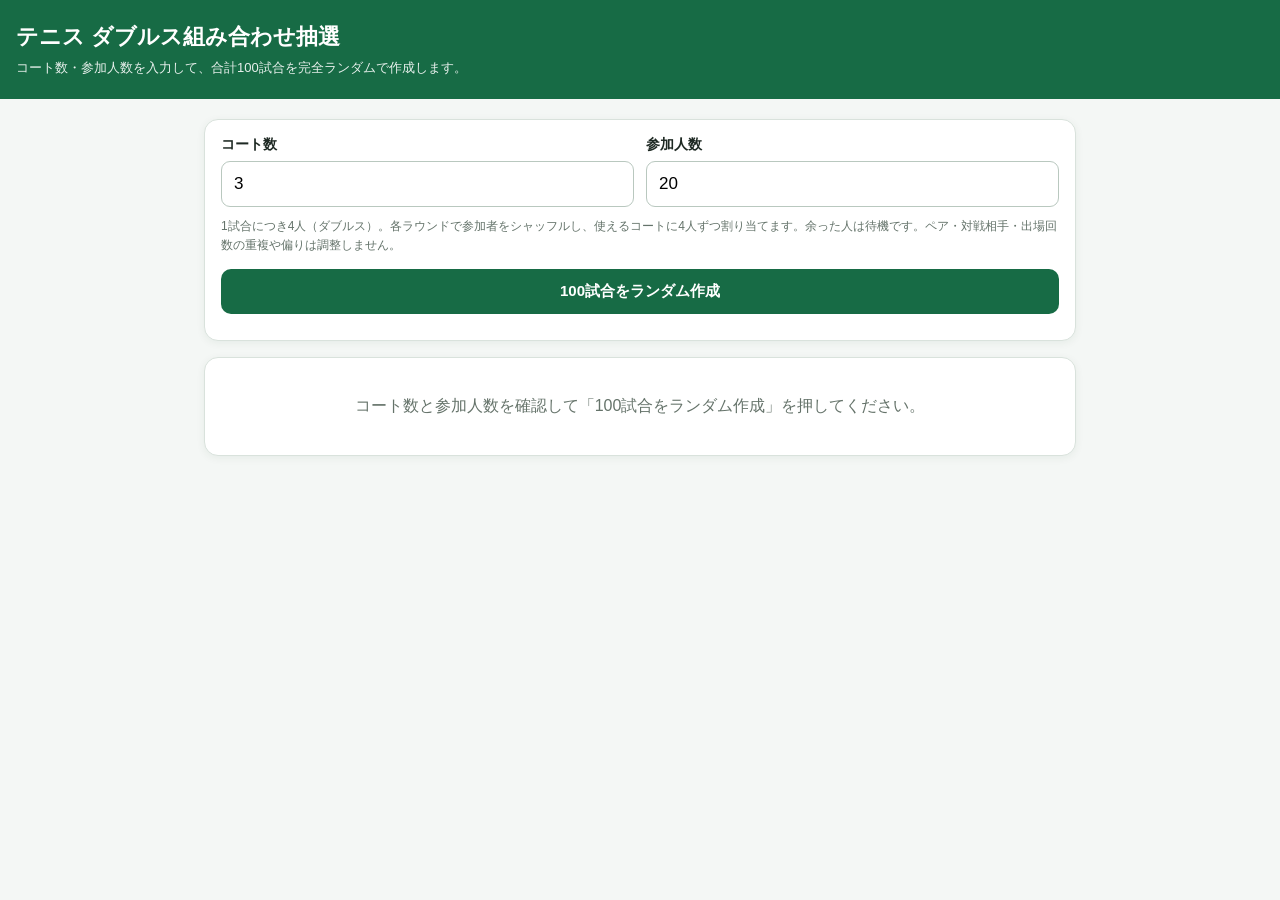
<file: Index.html>
<!doctype html>
<html lang="ja">
<head>
<meta charset="utf-8">
<meta name="viewport" content="width=device-width, initial-scale=1">
<title>テニス ダブルス組み合わせ抽選</title>
<style>
  :root { color-scheme: light; --green:#176b45; --line:#d9e2dc; --bg:#f4f7f5; }
  * { box-sizing:border-box; }
  body { margin:0; font-family:-apple-system,BlinkMacSystemFont,"Segoe UI",sans-serif; background:var(--bg); color:#1e2923; }
  header { background:#176b45; color:white; padding:22px 16px; }
  header h1 { margin:0; font-size:22px; }
  header p { margin:7px 0 0; font-size:13px; opacity:.9; }
  main { max-width:900px; margin:20px auto; padding:0 14px 40px; }
  .panel { background:white; border:1px solid var(--line); border-radius:14px; padding:16px; margin-bottom:16px; box-shadow:0 2px 8px #173b2410; }
  .fields { display:grid; grid-template-columns:repeat(2,minmax(0,1fr)); gap:12px; }
  label { display:block; font-size:14px; font-weight:650; }
  input { width:100%; margin-top:7px; padding:12px; border:1px solid #b9c8bf; border-radius:9px; font-size:17px; }
  .hint { font-size:12px; color:#64736a; margin:10px 0 0; line-height:1.6; }
  button { border:0; border-radius:10px; padding:13px 18px; font-size:15px; font-weight:700; cursor:pointer; }
  .primary { background:var(--green); color:white; width:100%; margin-top:14px; }
  .secondary { background:#e8f0eb; color:#145638; }
  .toolbar { display:flex; gap:10px; flex-wrap:wrap; align-items:center; justify-content:space-between; }
  .summary { display:flex; gap:10px; flex-wrap:wrap; margin:12px 0 0; }
  .stat { background:#f0f5f1; border-radius:9px; padding:10px 13px; min-width:100px; }
  .stat small { display:block; color:#64736a; font-size:11px; }
  .stat strong { font-size:20px; }
  .round { margin-top:16px; }
  .round h3 { margin:0 0 9px; font-size:16px; }
  .match { border:1px solid var(--line); border-radius:11px; padding:12px; margin:8px 0; }
  .match-head { display:flex; justify-content:space-between; gap:8px; align-items:center; margin-bottom:10px; font-size:13px; color:#526258; }
  .court { font-weight:750; color:#176b45; }
  .teams { display:grid; grid-template-columns:1fr auto 1fr; gap:9px; align-items:center; }
  .team { background:#f3f7f4; border-radius:8px; padding:11px 8px; text-align:center; font-weight:700; }
  .vs { color:#78857d; font-size:12px; font-weight:700; }
  .waiting { margin-top:9px; font-size:12px; color:#5d6c62; line-height:1.6; }
  .empty { color:#65736a; text-align:center; padding:22px 8px; }
  @media(max-width:520px) { .fields { grid-template-columns:1fr; } header h1 {font-size:19px;} .team {font-size:14px;} }
  @media print {
    body { background:white; }
    header { background:white; color:black; padding:0 0 12px; }
    main { max-width:none; margin:0; padding:0; }
    .panel:first-child, .toolbar button { display:none !important; }
    .panel { box-shadow:none; border:0; padding:0; }
    .match { break-inside:avoid; }
  }
</style>
</head>
<body>
<header>
  <h1>テニス ダブルス組み合わせ抽選</h1>
  <p>コート数・参加人数を入力して、合計100試合を完全ランダムで作成します。</p>
</header>
<main>
  <section class="panel">
    <div class="fields">
      <label>コート数
        <input id="courts" type="number" min="1" max="30" value="3">
      </label>
      <label>参加人数
        <input id="players" type="number" min="4" max="200" value="20">
      </label>
    </div>
    <p class="hint">1試合につき4人（ダブルス）。各ラウンドで参加者をシャッフルし、使えるコートに4人ずつ割り当てます。余った人は待機です。ペア・対戦相手・出場回数の重複や偏りは調整しません。</p>
    <button class="primary" id="generate">100試合をランダム作成</button>
    <p class="hint" id="error" role="alert" style="color:#b42318"></p>
  </section>
  <section class="panel" id="results">
    <div class="empty">コート数と参加人数を確認して「100試合をランダム作成」を押してください。</div>
  </section>
</main>
<script>
(() => {
  const $ = id => document.getElementById(id);
  const TOTAL = 100;
  function shuffle(a) {
    for (let i = a.length - 1; i > 0; i--) {
      const j = Math.floor(Math.random() * (i + 1));
      [a[i], a[j]] = [a[j], a[i]];
    }
    return a;
  }
  function make() {
    const courts = Number($('courts').value);
    const count = Number($('players').value);
    $('error').textContent = '';
    if (!Number.isInteger(courts) || courts < 1 || courts > 30) {
      $('error').textContent = 'コート数は1〜30の整数で入力してください。'; return;
    }
    if (!Number.isInteger(count) || count < 4 || count > 200) {
      $('error').textContent = '参加人数は4〜200人の整数で入力してください。'; return;
    }
    const perRound = Math.min(courts, Math.floor(count / 4));
    const rounds = Math.ceil(TOTAL / perRound);
    const players = Array.from({length:count}, (_,i)=>i+1);
    let matchNo = 0;
    let out = `<div class="toolbar"><div><strong>抽選結果</strong><div class="hint">合計${TOTAL}試合・${rounds}ラウンド（1ラウンド最大${perRound}試合）</div></div><div><button class="secondary" id="again">再抽選</button> <button class="secondary" id="print">印刷</button></div></div>`;
    out += `<div class="summary"><div class="stat"><small>コート数</small><strong>${courts}</strong></div><div class="stat"><small>参加人数</small><strong>${count}</strong></div><div class="stat"><small>1ラウンドの試合数</small><strong>${perRound}</strong></div><div class="stat"><small>合計試合数</small><strong>${TOTAL}</strong></div></div>`;
    for (let r=1; r<=rounds; r++) {
      const remaining = TOTAL - matchNo;
      const thisRound = Math.min(perRound, remaining);
      const shuffled = shuffle(players.slice());
      const playing = thisRound * 4;
      const waiting = shuffled.slice(playing);
      out += `<div class="round"><h3>第${r}ラウンド</h3>`;
      for (let c=1; c<=thisRound; c++) {
        const p = shuffled.slice((c-1)*4, c*4);
        matchNo++;
        out += `<div class="match"><div class="match-head"><span>第${matchNo}試合</span><span class="court">コート${c}</span></div><div class="teams"><div class="team">${p[0]}番 ・ ${p[1]}番</div><div class="vs">VS</div><div class="team">${p[2]}番 ・ ${p[3]}番</div></div></div>`;
      }
      out += `<div class="waiting">待機：${waiting.length ? waiting.map(n=>n+'番').join('、') : 'なし'}</div></div>`;
    }
    $('results').innerHTML = out;
    $('again').addEventListener('click', make);
    $('print').addEventListener('click', () => window.print());
    $('results').scrollIntoView({behavior:'smooth', block:'start'});
  }
  $('generate').addEventListener('click', make);
})();
</script>
</body>
</html>
</file>
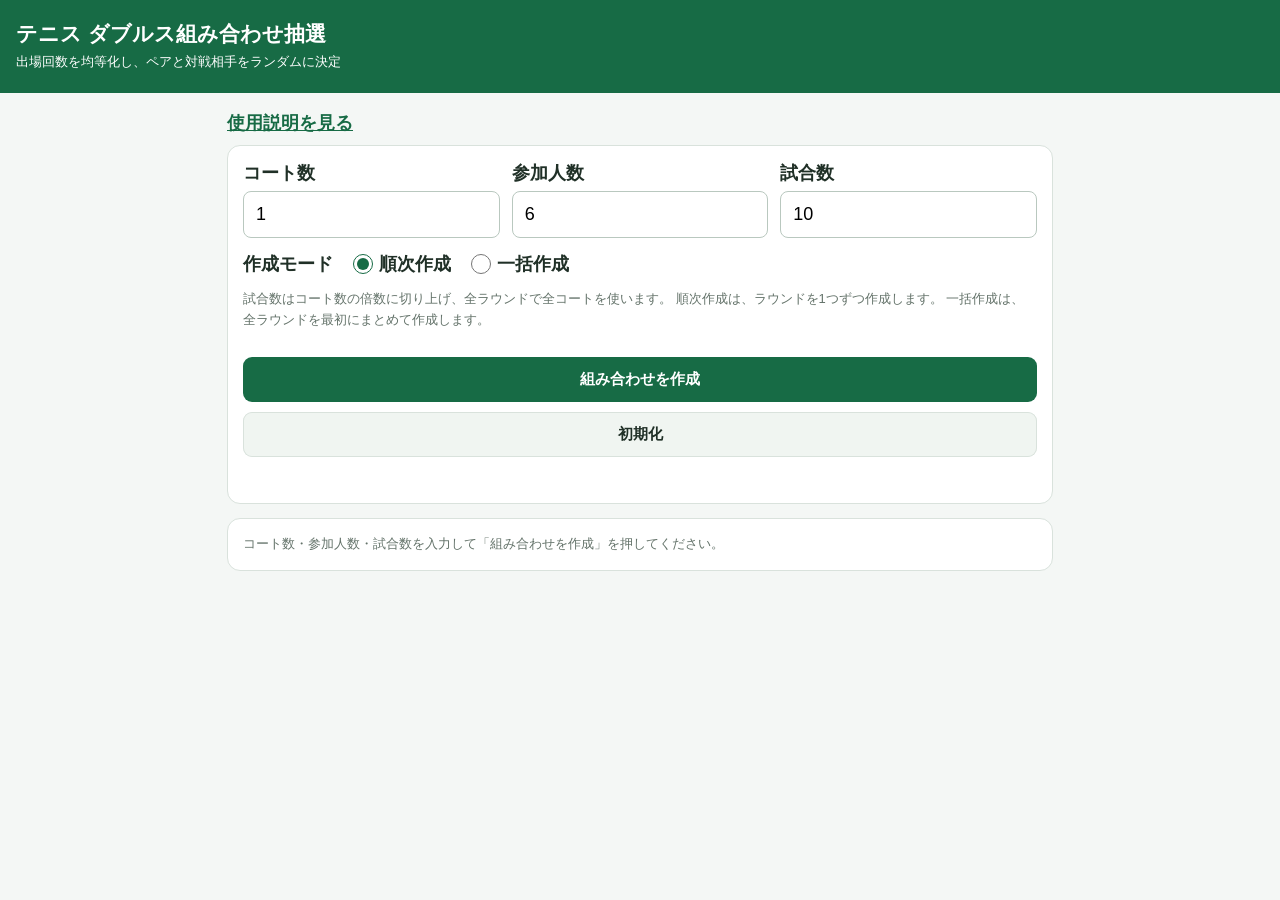
<file: index.html>
<!doctype html>
<html lang="ja">
<head>
  <meta charset="utf-8">
  <meta name="viewport" content="width=device-width, initial-scale=1">
  <title>テニス ダブルス組み合わせ抽選</title>
  <link rel="stylesheet" href="style.css">
</head>

<body>
  <header>
    <h1>テニス ダブルス組み合わせ抽選</h1>
    <p class="hint">出場回数を均等化し、ペアと対戦相手をランダムに決定</p>
  </header>

  <main>
    <p class="help-link"><a href="help.html" target="_blank" rel="noopener">使用説明を見る</a></p>

    <section class="panel">
      <div class="fields">
        <label>コート数
          <input id="courts" type="number" min="1" max="30" value="1" inputmode="numeric">
        </label>
        <label>参加人数
          <input id="players" type="number" min="4" max="200" value="6" inputmode="numeric">
        </label>
        <label>試合数
          <input id="totalMatches" type="number" min="1" max="1000" value="10" inputmode="numeric">
        </label>
      </div>
      <div class="mode" role="radiogroup" aria-label="作成モード">
        <span class="mode-title">作成モード</span>
        <label class="mode-option"><input type="radio" name="mode" value="seq" checked> 順次作成</label>
        <label class="mode-option"><input type="radio" name="mode" value="bulk"> 一括作成</label>
      </div>
      <p class="hint">
        試合数はコート数の倍数に切り上げ、全ラウンドで全コートを使います。
        順次作成は、ラウンドを1つずつ作成します。
        一括作成は、全ラウンドを最初にまとめて作成します。
      </p>
      <button class="primary" id="generate" type="button">組み合わせを作成</button>
      <button class="soft reset" id="reset" type="button">初期化</button>
      <p id="error" class="hint error" role="alert"></p>
    </section>

    <section class="panel" id="results">
      <div class="hint">コート数・参加人数・試合数を入力して「組み合わせを作成」を押してください。</div>
    </section>
  </main>

  <!-- 右下に浮かぶ移動ボタン（抽選結果があるときだけ表示） -->
  <div class="fab" id="fab" hidden>
    <button type="button" id="toTop" aria-label="一番上へ移動" title="一番上へ">▲</button>
    <button type="button" id="toBottom" aria-label="一番下へ移動" title="一番下へ">▼</button>
  </div>

  <dialog id="resetDialog" aria-labelledby="resetText">
    <p id="resetText" class="dialog-text">入力した内容と抽選結果をすべて消して、初期画面に戻します。よろしいですか？</p>
    <div class="dialog-actions">
      <button class="soft" id="resetCancel" type="button">キャンセル</button>
      <button class="primary" id="resetOk" type="button">OK</button>
    </div>
  </dialog>

  <script>
  (() => {
    'use strict';

    const $ = id => document.getElementById(id);
    let session = null;        // { courts, n, totalRounds, rounds: [], mode: 'bulk' | 'seq', requested }
    let matchByNo = new Map(); // 試合番号 → 試合
    const initialResults = $('results').innerHTML; // 初期画面の結果エリア（初期化で戻す）

    /* ---------- ユーティリティ ---------- */
    function shuffle(array) {
      const a = array.slice();
      for (let i = a.length - 1; i > 0; i--) {
        const j = Math.floor(Math.random() * (i + 1));
        [a[i], a[j]] = [a[j], a[i]];
      }
      return a;
    }

    // 範囲は入力欄の min / max（HTML側）を使う
    function readInt(id, label) {
      const el = $(id);
      const min = Number(el.min), max = Number(el.max), value = Number(el.value);
      if (!Number.isInteger(value) || value < min || value > max) {
        throw new Error(label + 'は' + min + '〜' + max + 'で入力してください。');
      }
      return value;
    }

    /* ---------- 抽選ロジック ---------- */

    function newStats(n) {
      return {
        played: Array(n + 1).fill(0),                 // 出場回数
        partner: new Uint16Array((n + 1) * (n + 1)),  // ペアになった回数
        at: (a, b) => (a < b ? a * (n + 1) + b : b * (n + 1) + a)
      };
    }

    // 試合のリストを実績に加える
    function countMatches(stats, matches) {
      const { played, partner, at } = stats;
      matches.forEach(m => {
        const [a, b] = m.teamA, [c, d] = m.teamB;
        [a, b, c, d].forEach(p => played[p]++);
        partner[at(a, b)]++;
        partner[at(c, d)]++;
      });
    }

    // 順次作成の実績：完了にチェックが入っている試合に加え、
    // 直前のラウンドは進行中として全試合を出場済みに数える
    // （未完了でも次を作ったときに、同じ人が続けて選ばれないようにするため）
    function collectStats(n) {
      const lastRound = session.rounds[session.rounds.length - 1];
      const counted = new Set(lastRound ? lastRound.matches.map(m => m.no) : []);
      document.querySelectorAll('.match-check:checked').forEach(x => counted.add(Number(x.dataset.match)));

      const stats = newStats(n);
      countMatches(stats, [...counted].map(no => matchByNo.get(no)));
      return stats;
    }

    // 1ラウンド分を作る（実績 stats をもとに選出と並べ替え）
    function createRound(stats, courts, n, roundIndex) {
      const { played, partner, at } = stats;
      const ids = Array.from({ length: n }, (_, i) => i + 1);

      // 並べ方の悪さ：同じペアになった回数の合計（対戦相手の重複は見ない）
      function cost(arr) {
        let c = 0;
        for (let i = 0; i < arr.length; i += 4) {
          c += partner[at(arr[i], arr[i + 1])] + partner[at(arr[i + 2], arr[i + 3])];
        }
        return c;
      }

      // 出場回数が同じ人同士だけを入れ替えて並べる（回数の順序は崩さない）
      function shuffleTies(arr) {
        const out = [];
        for (let i = 0; i < arr.length; ) {
          let j = i;
          while (j < arr.length && played[arr[j]] === played[arr[i]]) j++;
          out.push(...shuffle(arr.slice(i, j)));
          i = j;
        }
        return out;
      }

      // 出場回数が少ない順に必要人数を選ぶ。
      //   ・境目より回数の少ない人は全員出場（sure）
      //   ・境目と同じ回数の人（pool）は、その中から不足分を選ぶ。
      //     誰を選ぶかは待機の有無ではなく、同じペアが重ならないことで決める
      const need = courts * 4;
      const order = shuffle(ids).sort((a, b) => played[a] - played[b]);
      const cut = played[order[need - 1]];
      const sure = order.filter(p => played[p] < cut);
      const pool = order.filter(p => played[p] === cut);
      const take = need - sure.length;

      function build() {
        const sh = shuffle(pool);
        return { arr: shuffleTies([...sure, ...sh.slice(0, take)]), spare: sh.slice(take) };
      }

      // ランダム抽選＋山登りで、同じペアの少ない「選び方・並べ方」を探す
      let cur = build();
      let curCost = cost(cur.arr);

      for (let t = 0; t < 200 && curCost > 0; t++) {
        const cand = build();
        const c = cost(cand.arr);
        if (c < curCost) { cur = cand; curCost = c; }
      }

      const { arr, spare } = cur;
      for (let t = 0; t < 400 && curCost > 0; t++) {
        const i = Math.floor(Math.random() * arr.length);
        if (spare.length && played[arr[i]] === cut && Math.random() < 0.5) {
          // 出場者と、同じ回数の待機候補を入れ替える
          const k = Math.floor(Math.random() * spare.length);
          [arr[i], spare[k]] = [spare[k], arr[i]];
          const c = cost(arr);
          if (c <= curCost) curCost = c;
          else [arr[i], spare[k]] = [spare[k], arr[i]];
        } else {
          // 出場者同士で、同じ回数の人を入れ替える
          const j = Math.floor(Math.random() * arr.length);
          if (i === j || played[arr[i]] !== played[arr[j]]) continue;
          [arr[i], arr[j]] = [arr[j], arr[i]];
          const c = cost(arr);
          if (c <= curCost) curCost = c;
          else [arr[i], arr[j]] = [arr[j], arr[i]];
        }
      }

      // 回数が少ない人から順に、先頭の試合・左のチームの先頭へ詰める
      //   1試合目 = [A1・A2 vs B1・B2]、2試合目 = …
      const chosenSet = new Set(arr);
      const matches = [];
      for (let c = 0; c < courts; c++) {
        const [a, b, x, y] = arr.slice(c * 4, c * 4 + 4);
        matches.push({ no: roundIndex * courts + c + 1, court: c + 1, teamA: [a, b], teamB: [x, y] });
      }
      return { matches, waiting: ids.filter(x => !chosenSet.has(x)) };
    }

    // 一括作成：全ラウンドを、作成済みのラウンドをすべて実績として数えながら順に作る。
    // existing（作成済みのラウンド）があるときは、その続きのラウンドだけを作って返す。
    // 何通りか作り直して、同じペアの重複が最も少ない組み合わせを採用する
    // （入力が大きいときは時間で打ち切り、最低1通りは必ず作る）
    function buildAll(courts, n, totalRounds, existing = []) {
      const pairRepeats = partner => partner.reduce((t, v) => t + (v > 1 ? v - 1 : 0), 0);
      const base = existing.flatMap(r => r.matches);
      const started = performance.now();
      let best = null, bestScore = Infinity;

      for (let attempt = 0; attempt < 20; attempt++) {
        const stats = newStats(n);
        countMatches(stats, base);
        const rounds = [];
        for (let r = existing.length; r < totalRounds; r++) {
          const round = createRound(stats, courts, n, r);
          rounds.push(round);
          countMatches(stats, round.matches);
        }
        const score = pairRepeats(stats.partner);
        if (score < bestScore) { best = rounds; bestScore = score; }
        if (bestScore === 0 || performance.now() - started > 400) break;
      }
      return best;
    }

    /* ---------- 描画 ---------- */
    const pairText = pair => pair[0] + '・' + pair[1];

    function renderMatch(m) {
      return `
        <div class="match" id="match-${m.no}" role="button" tabindex="0" aria-pressed="false">
          <div class="match-head"><span>第${m.no}試合</span><b>コート${m.court}</b></div>
          <div class="teams">
            <div class="team">${pairText(m.teamA)}</div>
            <div class="vs">VS</div>
            <div class="team">${pairText(m.teamB)}</div>
          </div>
          <div class="match-bottom">
            <span class="tap-hint">タッチで完了</span>
            <span class="done-badge">✔ 完了（もう一度タッチで取消）</span>
            <input type="checkbox" class="match-check" data-match="${m.no}" hidden>
          </div>
        </div>`;
    }

    /* ---------- 状態の保存・復元 ----------
       抽選結果・入力値・完了状況を URL の # 以降に保存する。
       更新（再読み込み）しても同じ画面に戻り、URL を保存・共有すれば同じ結果を開ける。
       形式：#s=コート数/人数/モード(s=順次,b=一括)/入力試合数/ラウンド（~区切り）&done=完了した試合番号（,区切り）
             ラウンドは試合（,区切り）、試合は「A1-A2.B1-B2」 */
    function encodeState(done) {
      const rounds = session.rounds
        .map(r => r.matches.map(m => m.teamA.join('-') + '.' + m.teamB.join('-')).join(','))
        .join('~');
      return '#s=' + [session.courts, session.n, session.mode === 'bulk' ? 'b' : 's', session.requested, rounds].join('/') +
        (done.length ? '&done=' + done.join(',') : '');
    }

    // 入力欄の min / max の範囲内か
    function inRange(id, value) {
      const el = $(id);
      return Number.isInteger(value) && value >= Number(el.min) && value <= Number(el.max);
    }

    // 不正な値なら null を返す（初期画面のままにする）
    function decodeState(hash) {
      const m = /^#s=(\d+)\/(\d+)\/([sb])\/(\d+)\/([\d.,~-]+)(?:&done=([\d,]*))?$/.exec(hash);
      if (!m) return null;
      const courts = Number(m[1]), n = Number(m[2]), requested = Number(m[4]);
      const mode = m[3] === 'b' ? 'bulk' : 'seq';
      if (!inRange('courts', courts) || !inRange('players', n) || !inRange('totalMatches', requested)) return null;
      if (n < courts * 4) return null;

      const totalRounds = Math.ceil(requested / courts);
      const rounds = [];
      for (const text of m[5].split('~')) {
        const matches = text.split(',').map((t, c) => {
          const teams = t.split('.').map(x => x.split('-').map(Number));
          return { no: rounds.length * courts + c + 1, court: c + 1, teamA: teams[0], teamB: teams[1] };
        });
        const ids = matches.flatMap(x => x.teamA && x.teamB ? [...x.teamA, ...x.teamB] : [NaN]);
        const valid = matches.length === courts && ids.length === courts * 4 &&
          matches.every(x => x.teamA.length === 2 && x.teamB.length === 2) &&
          new Set(ids).size === ids.length &&
          ids.every(x => Number.isInteger(x) && x >= 1 && x <= n);
        if (!valid) return null;

        const used = new Set(ids);
        rounds.push({ matches, waiting: Array.from({ length: n }, (_, i) => i + 1).filter(x => !used.has(x)) });
      }
      // 作成済みのラウンド数は、総ラウンド数以下（一括作成は全ラウンドが揃っている）
      if (rounds.length > totalRounds || (mode === 'bulk' && rounds.length !== totalRounds)) return null;

      const done = m[6] ? m[6].split(',').map(Number) : [];
      if (done.some(no => !Number.isInteger(no) || no < 1 || no > rounds.length * courts)) return null;
      return { courts, n, mode, requested, totalRounds, rounds, done };
    }

    // 保存した状態を画面に戻す
    function restoreState(state) {
      const { courts, n, mode, requested, totalRounds, rounds, done } = state;
      $('courts').value = courts;
      $('players').value = n;
      $('totalMatches').value = requested;
      document.querySelector('input[name="mode"][value="' + mode + '"]').checked = true;

      session = { courts, n, totalRounds, rounds: [], mode, requested };
      matchByNo = new Map();
      renderResults(requested);
      showAllRounds(rounds);

      const doneSet = new Set(done);
      document.querySelectorAll('.match-check').forEach(x => { x.checked = doneSet.has(Number(x.dataset.match)); });
      updateProgress();
    }

    function renderRound(round, index) {
      const waiting = round.waiting.length
        ? round.waiting.map(x => x + '番').join('、')
        : 'なし';
      return `
        <div class="round" id="round-${index + 1}">
          <b>🎾第${index + 1}ラウンド</b>
          ${round.matches.map(renderMatch).join('')}
          <div class="waiting">待機：${waiting}</div>
        </div>`;
    }

    function renderCountTable(n) {
      const rows = Array.from({ length: n }, (_, i) => `
          <tr>
            <td>${i + 1}番</td>
            <td class="done-cell" id="done-count-${i + 1}">0回</td>
          </tr>`).join('');
      return `
        <div class="round">
          <b class="count-title">参加者別 試合数</b>
          <table>
            <thead><tr><th>参加者番号</th><th>完了試合数</th></tr></thead>
            <tbody>${rows}</tbody>
          </table>
        </div>`;
    }

    // 移動ボタンの表示／非表示（ボタンに隠れないよう、下の余白も切り替える）
    function showFab(visible) {
      $('fab').hidden = !visible;
      document.body.classList.toggle('has-fab', visible);
    }

    function renderResults(requested) {
      const { courts, n, totalRounds } = session;
      const total = totalRounds * courts;
      showFab(true);
      $('results').innerHTML = `
        <b>抽選結果：${totalRounds}ラウンド・合計${total}試合</b>
        ${requested !== total
          ? `<p class="hint">入力された${requested}試合を、全コートを使い切る${total}試合（${totalRounds}ラウンド）に調整しました。</p>`
          : ''}
        <div class="stats">
          <div class="stat"><small>コート数</small><b>${courts}</b></div>
          <div class="stat"><small>参加人数</small><b>${n}</b></div>
          <div class="stat"><small>合計試合数</small><b>${total}</b></div>
          <div class="stat"><small>作成済みラウンド</small><b id="createdRounds">0</b></div>
          <div class="stat"><small>完了試合数</small><b id="doneCount">0</b></div>
        </div>
        <label class="all-check-label">
          <input type="checkbox" id="checkAll"> 作成済みの全ラウンドを一括で完了にする
        </label>
        <div id="rounds"></div>
        <div class="next-area" id="nextArea"></div>
        ${renderCountTable(n)}`;
    }

    // ラウンドを1つ作って末尾に追加する
    function addRound() {
      const { courts, n } = session;
      const index = session.rounds.length;
      const round = createRound(collectStats(n), courts, n, index);

      session.rounds.push(round);
      round.matches.forEach(m => matchByNo.set(m.no, m));
      $('rounds').insertAdjacentHTML('beforeend', renderRound(round, index));
      $('createdRounds').textContent = session.rounds.length;
      updateProgress();
      return index + 1;
    }

    // 一括作成：作成済みの全ラウンドをまとめて表示する
    function showAllRounds(rounds) {
      session.rounds = rounds;
      rounds.forEach(r => r.matches.forEach(m => matchByNo.set(m.no, m)));
      $('rounds').innerHTML = rounds.map(renderRound).join('');
      $('createdRounds').textContent = rounds.length;
      updateProgress();
    }

    // 「次のラウンドを作成」ボタン：直前のラウンドが未完了でも押せる
    function updateNextArea(lastDone) {
      const created = session.rounds.length;
      if (created >= session.totalRounds) {
        $('nextArea').innerHTML = '<p class="hint">全ラウンドを作成しました。</p>';
        return;
      }
      $('nextArea').innerHTML = `
        <button class="primary" data-action="next" type="button">
          第${created + 1}ラウンドを作成
        </button>
        <p class="hint">${lastDone
          ? '完了試合数の実績をもとに、出場回数が均等になるよう組みます。'
          : '第' + created + 'ラウンドに未完了の試合があります。作成すると、第' + created + 'ラウンドは出場済みとして扱います。'}</p>`;
    }

    function updateProgress() {
      const checks = [...document.querySelectorAll('.match-check')];
      const checked = checks.filter(x => x.checked);
      const doneNos = new Set(checked.map(x => Number(x.dataset.match)));
      $('doneCount').textContent = checked.length;

      // 一括チェック：全試合完了ならON、一部だけなら中間表示
      const all = $('checkAll');
      all.checked = checks.length > 0 && checked.length === checks.length;
      all.indeterminate = checked.length > 0 && checked.length < checks.length;
      checks.forEach(x => {
        const card = $('match-' + x.dataset.match);
        card.classList.toggle('done', x.checked);
        card.setAttribute('aria-pressed', x.checked);
      });

      // 参加者別の完了試合数：チェック状態から毎回数え直す（外せば自動で減算）
      const tally = Array(session.n + 1).fill(0);
      doneNos.forEach(no => {
        const m = matchByNo.get(no);
        [...m.teamA, ...m.teamB].forEach(p => tally[p]++);
      });
      for (let i = 1; i <= session.n; i++) {
        $('done-count-' + i).textContent = tally[i] + '回';
      }

      // 更新しても同じ画面に戻れるよう、状態を URL に保存する
      history.replaceState(null, '', location.pathname + location.search +
        encodeState([...doneNos].sort((a, b) => a - b)));

      // 最後に作ったラウンドが全て完了か
      const last = session.rounds[session.rounds.length - 1];
      updateNextArea(last.matches.every(m => doneNos.has(m.no)));
    }

    // すべての試合が完了したあとに試合数が増えたとき、作成済みの内容を残して続きのラウンドを作る
    //   順次作成：次のラウンドを1つ作る　／　一括作成：増えた分のラウンドをまとめて作る
    function continueRounds(requested) {
      const { courts, n, mode } = session;
      const old = session.rounds;
      const doneMax = old.length * courts; // これまでの試合はすべて完了済み

      disarm();
      session.totalRounds = Math.ceil(requested / courts);
      session.requested = requested;
      const all = mode === 'bulk' ? old.concat(buildAll(courts, n, session.totalRounds, old)) : old;

      renderResults(requested);
      showAllRounds(all);
      document.querySelectorAll('.match-check').forEach(x => { x.checked = Number(x.dataset.match) <= doneMax; });
      updateProgress();

      const first = mode === 'bulk' ? old.length + 1 : addRound();
      $('round-' + first).scrollIntoView({ behavior: 'smooth' });
    }

    /* ---------- 実行 ---------- */
    // 作り直しの確認：confirm() は埋め込み表示などで無効になり、
    // ボタンが効かないように見えるため、ボタンの2回押しで確認する
    let armed = null, armTimer = null;

    function disarm() {
      if (!armed) return;
      armed.btn.textContent = armed.label;
      armed = null;
      clearTimeout(armTimer);
    }

    function confirmByButton(btn) {
      if (armed && armed.btn === btn) { disarm(); return true; } // 2回目の押下で実行
      disarm();
      armed = { btn, label: btn.textContent };
      btn.textContent = 'もう一度押すと再組合';
      armTimer = setTimeout(disarm, 4000);
      return false;
    }

    function draw(btn) {
      $('error').textContent = '';
      try {
        const courts    = readInt('courts', 'コート数');
        const n         = readInt('players', '参加人数');
        const requested = readInt('totalMatches', '試合数');
        const mode      = document.querySelector('input[name="mode"]:checked').value;

        // 全コートを同時に使うには、1コートあたり4人が必要
        if (n < courts * 4) {
          throw new Error('コート数' + courts + 'には最低' + (courts * 4) + '人必要です。'
            + 'コート数を減らすか、参加人数を増やしてください。');
        }

        // すべての試合が完了していて、同じ設定のまま試合数だけを変えたとき
        //   ・作成済みより増えた → 続きのラウンドを作る
        //   ・減らした（または切り上げ分の範囲内）→ 何もしない
        //   ・作成時と同じ試合数 → 通常の作り直し
        const allDone = session && [...document.querySelectorAll('.match-check')].every(x => x.checked);
        if (allDone && session.courts === courts && session.n === n && session.mode === mode) {
          if (requested > session.totalRounds * courts) {
            continueRounds(requested);
            return;
          }
          if (requested !== session.requested) return;
        }

        // 作成済みの組み合わせやチェックが消える前に確認する
        // （一括作成はチェックがなければ、そのまま作り直す）
        if (session && (document.querySelector('.match-check:checked') ||
                        (session.mode === 'seq' && session.rounds.length > 1)) &&
            !confirmByButton(btn)) {
          return;
        }

        // 試合数は「コート数の倍数」に切り上げ、最終ラウンドも全コートを使う
        const totalRounds = Math.ceil(requested / courts);

        session = { courts, n, totalRounds, rounds: [], mode, requested };
        matchByNo = new Map();
        renderResults(requested);
        if (mode === 'bulk') {
          showAllRounds(buildAll(courts, n, totalRounds)); // 全ラウンドを一度に作る
        } else {
          addRound(); // 最初は第1ラウンドだけ作る
        }
        $('results').scrollIntoView({ behavior: 'smooth' });
      } catch (e) {
        $('error').textContent = e.message;
      }
    }

    $('generate').addEventListener('click', e => draw(e.currentTarget));

    // 初期化：入力値・抽選結果・完了チェック・保存された URL をすべて消して、初期画面に戻す
    function resetAll() {
      disarm();
      session = null;
      matchByNo = new Map();
      document.querySelectorAll('input[type=number]').forEach(el => { el.value = el.defaultValue; });
      document.querySelectorAll('input[name="mode"]').forEach(el => { el.checked = el.defaultChecked; });
      $('error').textContent = '';
      $('results').innerHTML = initialResults;
      showFab(false);
      history.replaceState(null, '', location.pathname + location.search);
      window.scrollTo({ top: 0, behavior: 'smooth' });
    }

    // 確認画面（<dialog>）：OK で初期化、キャンセルや Esc では何もしない
    $('reset').addEventListener('click', () => $('resetDialog').showModal());
    $('resetCancel').addEventListener('click', () => $('resetDialog').close());
    $('resetOk').addEventListener('click', () => {
      $('resetDialog').close();
      resetAll();
    });

    // 移動ボタン：一番上／一番下へなめらかに移動
    $('toTop').addEventListener('click', () => {
      window.scrollTo({ top: 0, behavior: 'smooth' });
    });
    $('toBottom').addEventListener('click', () => {
      window.scrollTo({ top: document.documentElement.scrollHeight, behavior: 'smooth' });
    });

    // 試合の枠をタッチ（クリック）すると、完了／取り消しを切り替える
    // （完了の状態は、見えない .match-check に持たせている）
    function toggleMatch(card) {
      const box = card.querySelector('.match-check');
      box.checked = !box.checked;
      updateProgress();
    }

    // 結果エリアのイベントは1回だけ登録（再描画しても付け直し不要）
    const results = $('results');

    results.addEventListener('change', e => {
      if (e.target.id !== 'checkAll') return;
      // 作成済みの全試合をまとめて ON/OFF
      document.querySelectorAll('.match-check').forEach(x => { x.checked = e.target.checked; });
      updateProgress();
    });

    results.addEventListener('keydown', e => {
      if ((e.key === 'Enter' || e.key === ' ') && e.target.classList.contains('match')) {
        e.preventDefault();
        toggleMatch(e.target);
      }
    });

    results.addEventListener('click', e => {
      const card = e.target.closest('.match');
      if (card) {
        toggleMatch(card);
        return;
      }
      const action = e.target.dataset.action;
      if (action === 'next') {
        const no = addRound();
        $('round-' + no).scrollIntoView({ behavior: 'smooth' });
      }
    });

    // 保存された状態（#s=...）があれば、前回の画面に戻す
    const saved = decodeState(location.hash);
    if (saved) restoreState(saved);
  })();
  </script>
</body>
</html>
</file>
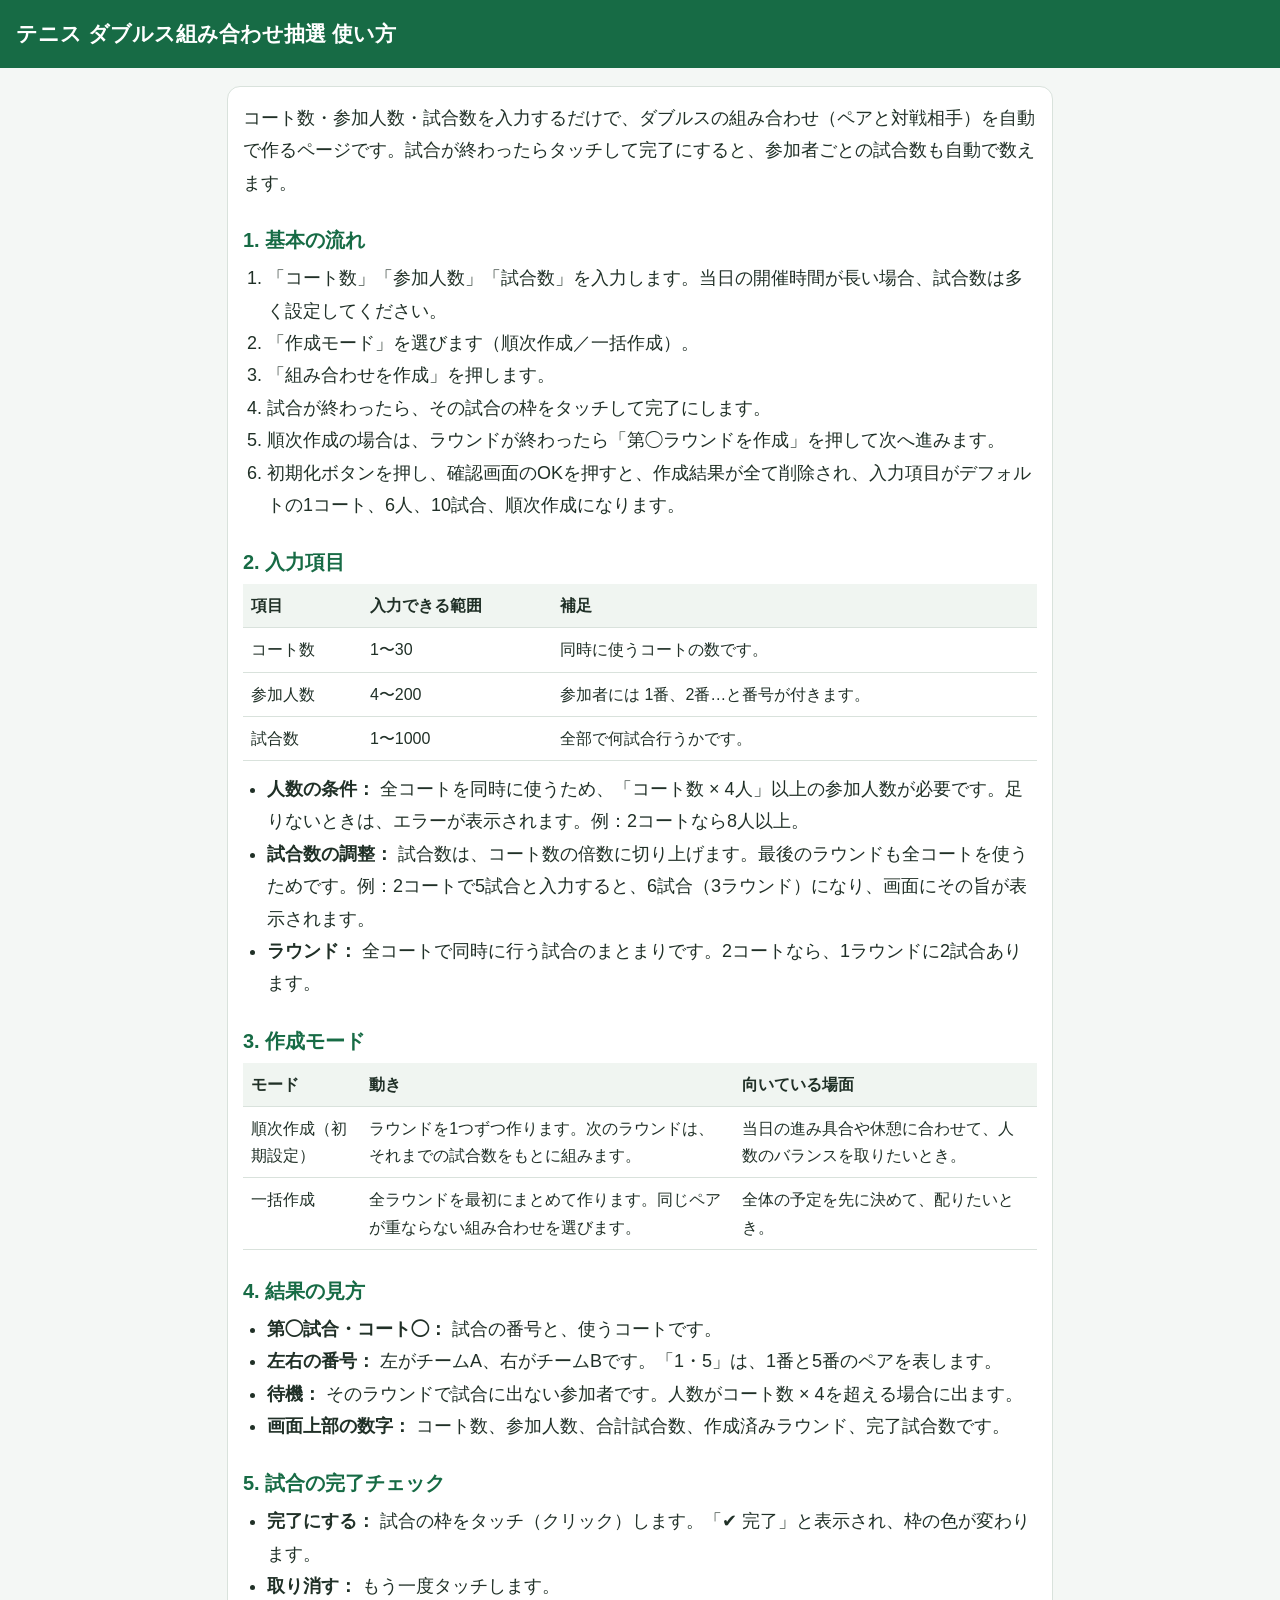
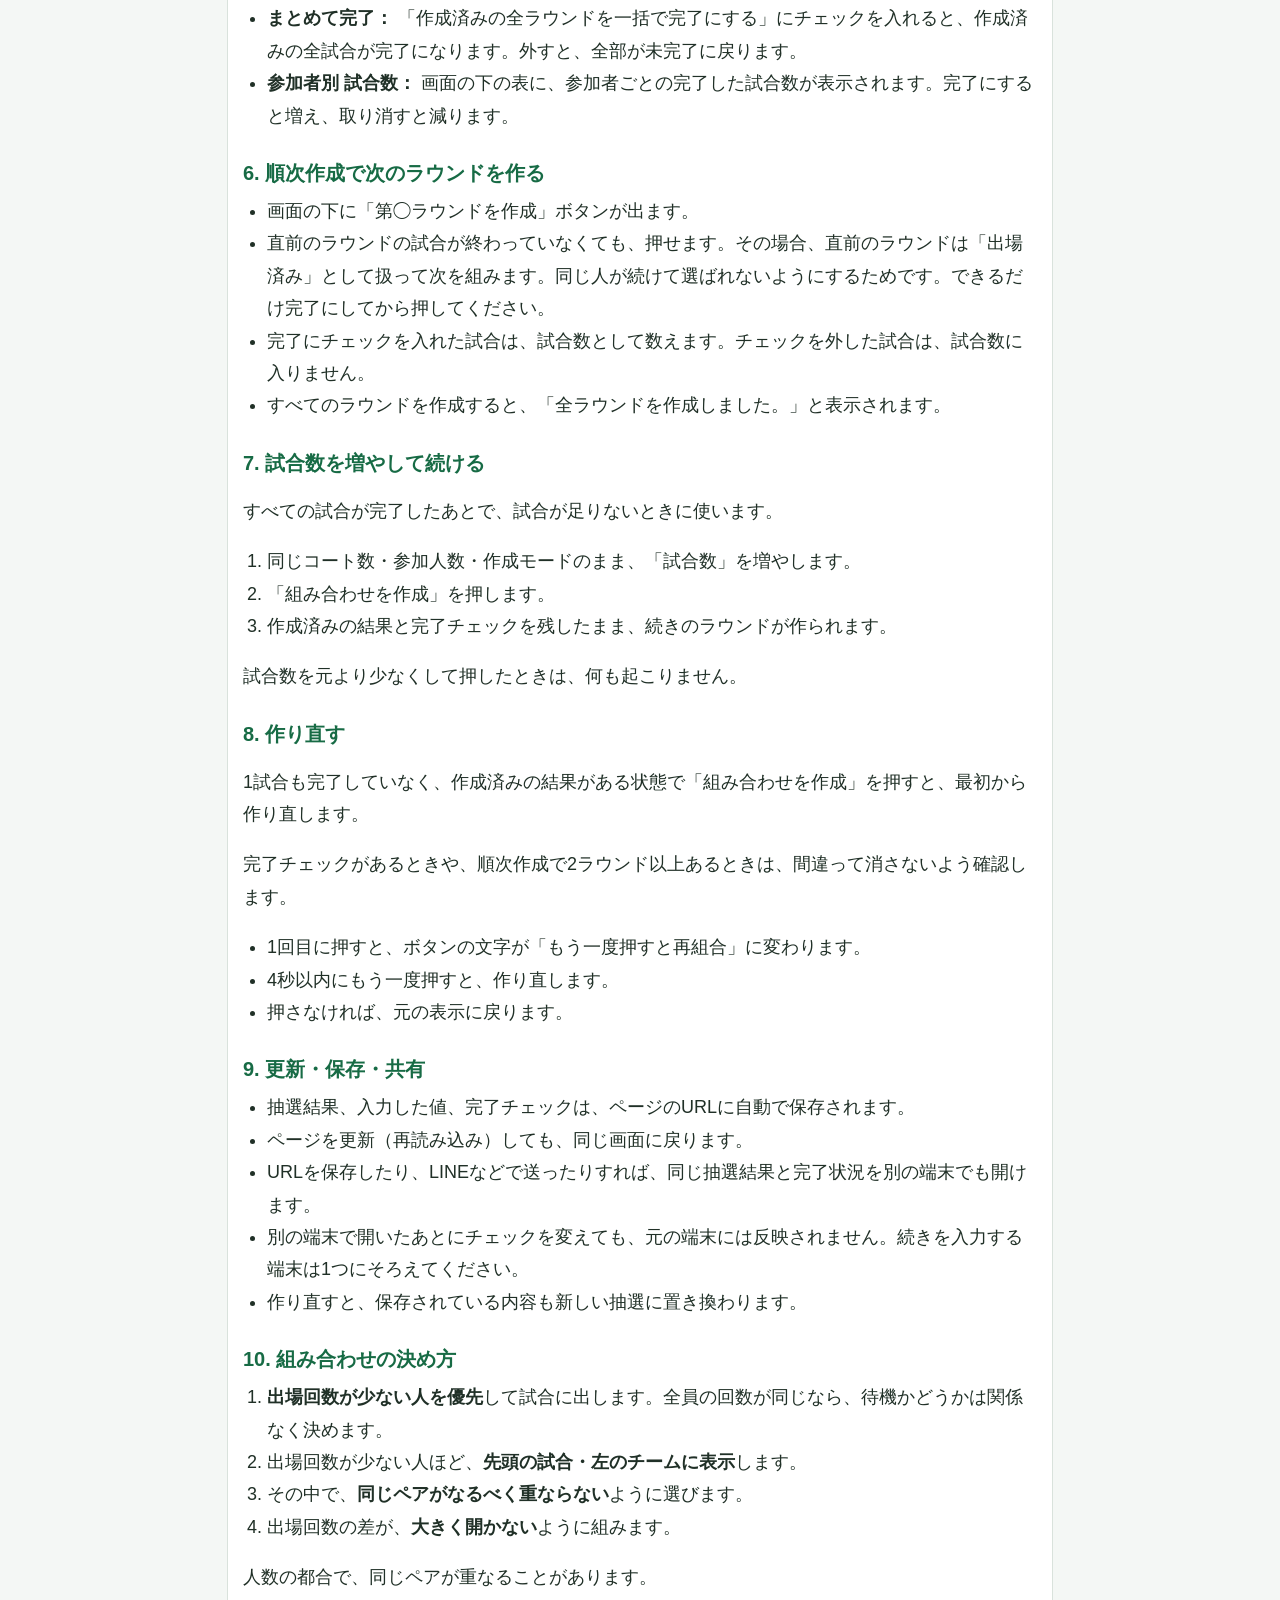
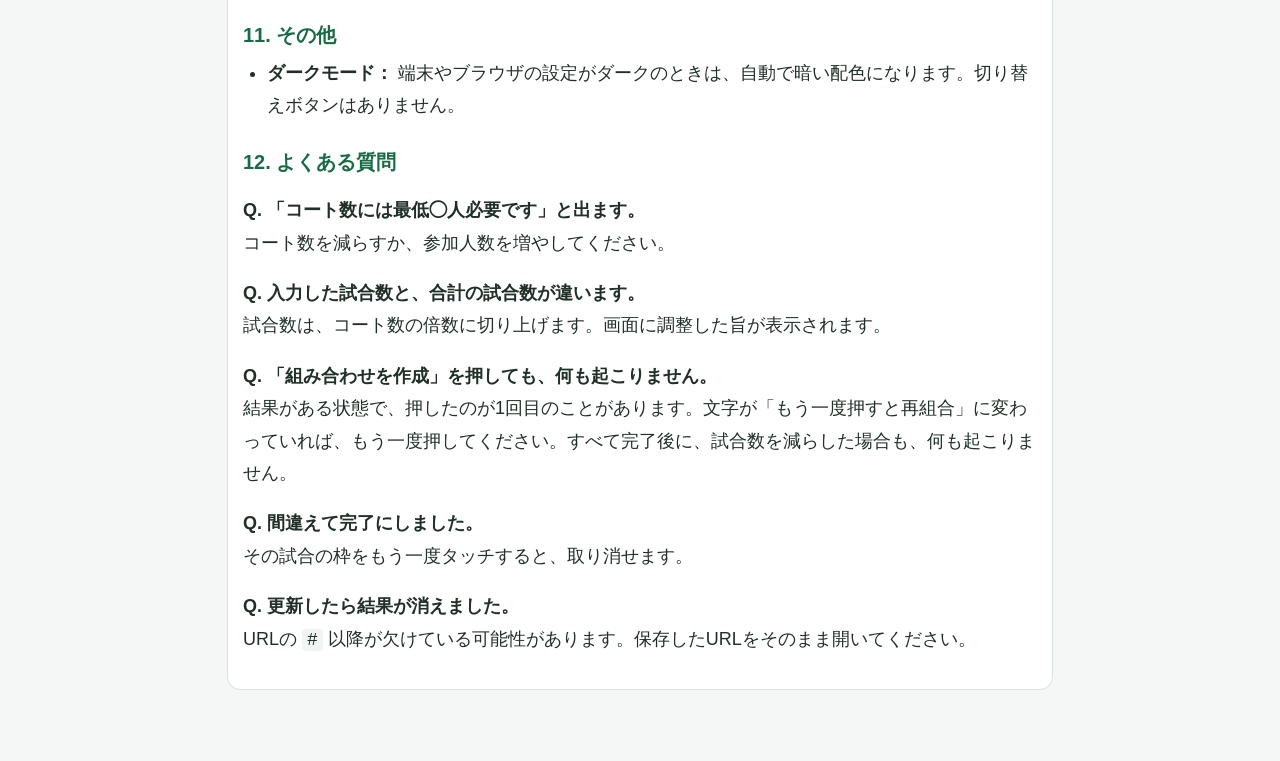
<file: help.html>
<!doctype html>
<html lang="ja">
<head>
  <meta charset="utf-8">
  <meta name="viewport" content="width=device-width, initial-scale=1">
  <title>テニス ダブルス組み合わせ抽選 使い方</title>
  <link rel="stylesheet" href="style.css">
</head>

<body class="help-page">
  <header>
    <h1>テニス ダブルス組み合わせ抽選 使い方</h1>
  </header>

  <main>
    <section class="panel help">
      <p>コート数・参加人数・試合数を入力するだけで、ダブルスの組み合わせ（ペアと対戦相手）を自動で作るページです。試合が終わったらタッチして完了にすると、参加者ごとの試合数も自動で数えます。</p>

      <h2>1. 基本の流れ</h2>
      <ol>
        <li>「コート数」「参加人数」「試合数」を入力します。当日の開催時間が長い場合、試合数は多く設定してください。</li>
        <li>「作成モード」を選びます（順次作成／一括作成）。</li>
        <li>「組み合わせを作成」を押します。</li>
        <li>試合が終わったら、その試合の枠をタッチして完了にします。</li>
        <li>順次作成の場合は、ラウンドが終わったら「第◯ラウンドを作成」を押して次へ進みます。</li>
        <li>初期化ボタンを押し、確認画面のOKを押すと、作成結果が全て削除され、入力項目がデフォルトの1コート、6人、10試合、順次作成になります。</li>
      </ol>

      <h2>2. 入力項目</h2>
      <table>
        <thead>
          <tr><th>項目</th><th>入力できる範囲</th><th>補足</th></tr>
        </thead>
        <tbody>
          <tr><td>コート数</td><td>1〜30</td><td>同時に使うコートの数です。</td></tr>
          <tr><td>参加人数</td><td>4〜200</td><td>参加者には 1番、2番…と番号が付きます。</td></tr>
          <tr><td>試合数</td><td>1〜1000</td><td>全部で何試合行うかです。</td></tr>
        </tbody>
      </table>
      <ul>
        <li><b>人数の条件：</b> 全コートを同時に使うため、「コート数 × 4人」以上の参加人数が必要です。足りないときは、エラーが表示されます。例：2コートなら8人以上。</li>
        <li><b>試合数の調整：</b> 試合数は、コート数の倍数に切り上げます。最後のラウンドも全コートを使うためです。例：2コートで5試合と入力すると、6試合（3ラウンド）になり、画面にその旨が表示されます。</li>
        <li><b>ラウンド：</b> 全コートで同時に行う試合のまとまりです。2コートなら、1ラウンドに2試合あります。</li>
      </ul>

      <h2>3. 作成モード</h2>
      <table>
        <thead>
          <tr><th>モード</th><th>動き</th><th>向いている場面</th></tr>
        </thead>
        <tbody>
          <tr>
            <td>順次作成（初期設定）</td>
            <td>ラウンドを1つずつ作ります。次のラウンドは、それまでの試合数をもとに組みます。</td>
            <td>当日の進み具合や休憩に合わせて、人数のバランスを取りたいとき。</td>
          </tr>
          <tr>
            <td>一括作成</td>
            <td>全ラウンドを最初にまとめて作ります。同じペアが重ならない組み合わせを選びます。</td>
            <td>全体の予定を先に決めて、配りたいとき。</td>
          </tr>
        </tbody>
      </table>

      <h2>4. 結果の見方</h2>
      <ul>
        <li><b>第◯試合・コート◯：</b> 試合の番号と、使うコートです。</li>
        <li><b>左右の番号：</b> 左がチームA、右がチームBです。「1・5」は、1番と5番のペアを表します。</li>
        <li><b>待機：</b> そのラウンドで試合に出ない参加者です。人数がコート数 × 4を超える場合に出ます。</li>
        <li><b>画面上部の数字：</b> コート数、参加人数、合計試合数、作成済みラウンド、完了試合数です。</li>
      </ul>

      <h2>5. 試合の完了チェック</h2>
      <ul>
        <li><b>完了にする：</b> 試合の枠をタッチ（クリック）します。「✔ 完了」と表示され、枠の色が変わります。</li>
        <li><b>取り消す：</b> もう一度タッチします。</li>
        <li><b>まとめて完了：</b> 「作成済みの全ラウンドを一括で完了にする」にチェックを入れると、作成済みの全試合が完了になります。外すと、全部が未完了に戻ります。</li>
        <li><b>参加者別 試合数：</b> 画面の下の表に、参加者ごとの完了した試合数が表示されます。完了にすると増え、取り消すと減ります。</li>
      </ul>

      <h2>6. 順次作成で次のラウンドを作る</h2>
      <ul>
        <li>画面の下に「第◯ラウンドを作成」ボタンが出ます。</li>
        <li>直前のラウンドの試合が終わっていなくても、押せます。その場合、直前のラウンドは「出場済み」として扱って次を組みます。同じ人が続けて選ばれないようにするためです。できるだけ完了にしてから押してください。</li>
        <li>完了にチェックを入れた試合は、試合数として数えます。チェックを外した試合は、試合数に入りません。</li>
        <li>すべてのラウンドを作成すると、「全ラウンドを作成しました。」と表示されます。</li>
      </ul>

      <h2>7. 試合数を増やして続ける</h2>
      <p>すべての試合が完了したあとで、試合が足りないときに使います。</p>
      <ol>
        <li>同じコート数・参加人数・作成モードのまま、「試合数」を増やします。</li>
        <li>「組み合わせを作成」を押します。</li>
        <li>作成済みの結果と完了チェックを残したまま、続きのラウンドが作られます。</li>
      </ol>
      <p>試合数を元より少なくして押したときは、何も起こりません。</p>

      <h2>8. 作り直す</h2>
      <p>1試合も完了していなく、作成済みの結果がある状態で「組み合わせを作成」を押すと、最初から作り直します。</p>
      <p>完了チェックがあるときや、順次作成で2ラウンド以上あるときは、間違って消さないよう確認します。</p>
      <ul>
        <li>1回目に押すと、ボタンの文字が「もう一度押すと再組合」に変わります。</li>
        <li>4秒以内にもう一度押すと、作り直します。</li>
        <li>押さなければ、元の表示に戻ります。</li>
      </ul>

      <h2>9. 更新・保存・共有</h2>
      <ul>
        <li>抽選結果、入力した値、完了チェックは、ページのURLに自動で保存されます。</li>
        <li>ページを更新（再読み込み）しても、同じ画面に戻ります。</li>
        <li>URLを保存したり、LINEなどで送ったりすれば、同じ抽選結果と完了状況を別の端末でも開けます。</li>
        <li>別の端末で開いたあとにチェックを変えても、元の端末には反映されません。続きを入力する端末は1つにそろえてください。</li>
        <li>作り直すと、保存されている内容も新しい抽選に置き換わります。</li>
      </ul>

      <h2>10. 組み合わせの決め方</h2>
      <ol>
        <li><b>出場回数が少ない人を優先</b>して試合に出します。全員の回数が同じなら、待機かどうかは関係なく決めます。</li>
        <li>出場回数が少ない人ほど、<b>先頭の試合・左のチームに表示</b>します。</li>
        <li>その中で、<b>同じペアがなるべく重ならない</b>ように選びます。</li>
        <li>出場回数の差が、<b>大きく開かない</b>ように組みます。</li>
      </ol>
      <p>人数の都合で、同じペアが重なることがあります。</p>

      <h2>11. その他</h2>
      <ul>
        <li><b>ダークモード：</b> 端末やブラウザの設定がダークのときは、自動で暗い配色になります。切り替えボタンはありません。</li>
      </ul>

      <h2>12. よくある質問</h2>
      <p class="faq"><b>Q. 「コート数には最低◯人必要です」と出ます。</b><br>コート数を減らすか、参加人数を増やしてください。</p>
      <p class="faq"><b>Q. 入力した試合数と、合計の試合数が違います。</b><br>試合数は、コート数の倍数に切り上げます。画面に調整した旨が表示されます。</p>
      <p class="faq"><b>Q. 「組み合わせを作成」を押しても、何も起こりません。</b><br>結果がある状態で、押したのが1回目のことがあります。文字が「もう一度押すと再組合」に変わっていれば、もう一度押してください。すべて完了後に、試合数を減らした場合も、何も起こりません。</p>
      <p class="faq"><b>Q. 間違えて完了にしました。</b><br>その試合の枠をもう一度タッチすると、取り消せます。</p>
      <p class="faq"><b>Q. 更新したら結果が消えました。</b><br>URLの <code>#</code> 以降が欠けている可能性があります。保存したURLをそのまま開いてください。</p>
    </section>
  </main>
</body>
</html>
</file>
<file: style.css>
/* ライト（既定）。色はここにまとめ、ダークは下の media query で差し替える */
:root {
  color-scheme: light dark;

  --bg: #f4f7f5;
  --surface: #fff;
  --text: #203027;
  --muted: #64736a;
  --border: #d9e2dc;
  --divider: #e1e9e3;
  --soft: #f0f5f1;
  --error: #b42318;

  --green: #176b45;          /* 背景に使う緑（ヘッダー・主ボタン） */
  --on-green: #fff;          /* 緑の上の文字 */
  --green-text: #176b45;     /* 面の上に置く緑（文字・チェック・枠） */

  --input-bg: #fff;
  --input-text: #000;
  --input-border: #b9c8bf;

  --match-head: #526258;
  --team-bg: #f1f6f2;
  --vs: #78857d;
  --waiting: #5d6c62;
  --done-bg: #f0f7f2;
  --done-border: #9bc5a8;
}

/* ダーク（端末の設定がダークのときだけ、上の色を差し替える） */
@media (prefers-color-scheme: dark) {
  :root {
    --bg: #101612;
    --surface: #18211b;
    --text: #e6efe9;
    --muted: #9db0a4;
    --border: #2c3a32;
    --divider: #2c3a32;
    --soft: #202c25;
    --error: #ff8a80;

    --green: #1f7a50;
    --on-green: #fff;
    --green-text: #5fd39b;

    --input-bg: #101612;
    --input-text: #e6efe9;
    --input-border: #415449;

    --match-head: #a8bbb0;
    --team-bg: #202c25;
    --vs: #8a9e92;
    --waiting: #a8bbb0;
    --done-bg: #1c3326;
    --done-border: #2f6b49;
  }
}

* {
  box-sizing: border-box;
}

body {
  margin: 0;
  background: var(--bg);
  color: var(--text);
  font-family: -apple-system, BlinkMacSystemFont, "Hiragino Sans",
               "Noto Sans JP", Meiryo, sans-serif;
}

/* ---------- レイアウト ---------- */
header {
  background: var(--green);
  color: var(--on-green);
  padding: 20px 16px;
}
header h1 {
  margin: 0;
  font-size: 21px;
}
header .hint {
  color: var(--on-green);
  margin: 4px 0 0;
}

main {
  max-width: 850px;
  margin: 18px auto;
  padding: 0 12px 40px;
}

.panel {
  background: var(--surface);
  border: 1px solid var(--border);
  border-radius: 13px;
  padding: 15px;
  margin-bottom: 14px;
}

.hint {
  font-size: 13px;
  color: var(--muted);
  line-height: 1.6;
}

/* ---------- 入力フォーム ---------- */
.fields {
  display: grid;
  grid-template-columns: repeat(3, 1fr);
  gap: 12px;
}

label {
  font-weight: 650;
  font-size: 18px;
}

input[type=number] {
  display: block;
  width: 100%;
  margin-top: 6px;
  padding: 12px;
  border: 1px solid var(--input-border);
  border-radius: 8px;
  background: var(--input-bg);
  color: var(--input-text);
  font-size: 18px;
}

.mode {
  display: flex;
  align-items: center;
  flex-wrap: wrap;
  gap: 8px 20px;
  margin-top: 14px;
  font-size: 18px;
}
.mode-title {
  font-weight: 650;
}
.mode-option {
  display: flex;
  align-items: center;
  gap: 6px;
  cursor: pointer;
}
.mode-option input {
  width: 20px;
  height: 20px;
  margin: 0;
  accent-color: var(--green-text);
}

.error {
  color: var(--error);
  font-size: 14px;
  font-weight: 700;
  min-height: 1.6em;
  margin: 8px 0 0;
}

/* ---------- ボタン ---------- */
button {
  border: 0;
  border-radius: 9px;
  padding: 13px 16px;
  font-size: 15px;
  font-weight: 700;
  cursor: pointer;
}
.primary {
  background: var(--green);
  color: var(--on-green);
  width: 100%;
  margin-top: 14px;
}
.soft {
  background: var(--soft);
  color: var(--text);
  box-shadow: inset 0 0 0 1px var(--border);
}
.reset {
  width: 100%;
  margin-top: 10px;
}

/* ---------- 右下の移動ボタン ---------- */
.fab {
  position: fixed;
  right: 16px;
  bottom: calc(16px + env(safe-area-inset-bottom));
  display: flex;
  flex-direction: column;
  gap: 10px;
}
.fab[hidden] {
  display: none;
}
.fab button {
  width: 44px;
  height: 44px;
  padding: 0;
  border-radius: 50%;
  background: var(--green);
  color: var(--on-green);
  font-size: 18px;
  line-height: 1;
  box-shadow: 0 2px 8px rgba(0, 0, 0, 0.35);
}
/* 移動ボタンが最後の内容に重ならないよう、下に余白を足す */
.has-fab main {
  padding-bottom: 130px;
}

/* ---------- 初期化の確認画面 ---------- */
dialog {
  width: calc(100% - 32px);
  max-width: 420px;
  padding: 20px;
  border: 1px solid var(--border);
  border-radius: 13px;
  background: var(--surface);
  color: var(--text);
}
dialog::backdrop {
  background: rgba(0, 0, 0, 0.55);
}
.dialog-text {
  margin: 0 0 18px;
  font-size: 18px;
  line-height: 1.7;
}
.dialog-actions {
  display: flex;
  gap: 10px;
}
.dialog-actions button {
  flex: 1;
  margin-top: 0;
}

/* ---------- 結果ヘッダー ---------- */
.stats {
  display: flex;
  gap: 8px;
  flex-wrap: wrap;
  margin: 12px 0;
}
.stat {
  background: var(--soft);
  padding: 9px 12px;
  border-radius: 8px;
}
.stat small {
  display: block;
  color: var(--muted);
  font-size: 11px;
}
.stat b {
  font-size: 19px;
}

/* ---------- ラウンド・試合 ---------- */
.round {
  margin-top: 18px;
  font-size: 20px;
}

.all-check-label {
  display: flex;
  align-items: center;
  gap: 8px;
  font-size: 16px;
  font-weight: 650;
  cursor: pointer;
  margin: 4px 0 12px;
}
.all-check-label input {
  width: 23px;
  height: 23px;
  accent-color: var(--green-text);
}

.next-area {
  margin-top: 18px;
}
.next-area .primary {
  margin-top: 0;
}
.next-area .hint {
  margin: 6px 0 0;
  text-align: center;
}

.match {
  border: 1px solid var(--border);
  border-radius: 10px;
  padding: 11px;
  margin: 8px 0;
  cursor: pointer;
  touch-action: manipulation;
  user-select: none;
  -webkit-tap-highlight-color: transparent;
}
.match:focus-visible {
  outline: 3px solid var(--green-text);
  outline-offset: 2px;
}
.match.done {
  background: var(--done-bg);
  border-color: var(--done-border);
}

.match-head {
  display: flex;
  justify-content: space-between;
  font-size: 18px;
  color: var(--match-head);
  margin-bottom: 9px;
}

.teams {
  display: grid;
  grid-template-columns: 1fr auto 1fr;
  gap: 7px;
  align-items: center;
}
.team {
  background: var(--team-bg);
  padding: 12px 5px;
  text-align: center;
  border-radius: 8px;
  font-weight: 700;
  font-size: 30px;
}
.vs {
  font-size: 12px;
  color: var(--vs);
}

.match-bottom {
  display: flex;
  justify-content: center;
  align-items: center;
  gap: 8px;
  margin-top: 11px;
  padding-top: 9px;
  border-top: 1px solid var(--divider);
}
.tap-hint {
  font-size: 14px;
  color: var(--muted);
}
.match.done .tap-hint {
  display: none;
}

.done-badge {
  display: none;
  font-size: 14px;
  font-weight: 700;
  color: var(--green-text);
}
.match.done .done-badge {
  display: inline;
}

.waiting {
  font-size: 16px;
  color: var(--waiting);
  line-height: 1.6;
  margin-top: 8px;
}

/* ---------- 出場回数表 ---------- */
table {
  width: 100%;
  border-collapse: collapse;
  font-size: 20px;
}
th, td {
  padding: 8px;
  border-bottom: 1px solid var(--border);
  text-align: center;
}
td.done-cell {
  font-weight: 700;
  color: var(--green-text);
}
.count-title {
  display: block;
  text-align: center;
  font-size: 22px;
}

@media (max-width: 500px) {
  .fields {
    grid-template-columns: 1fr;
  }
}

/* ---------- 使い方ページ ---------- */
.help-link {
  margin: 0 0 10px;
  font-size: 18px;
}
.help-link a {
  color: var(--green-text);
  font-weight: 700;
}

.help p,
.help li {
  font-size: 18px;
  line-height: 1.8;
}
.help h2 {
  margin: 28px 0 8px;
  font-size: 20px;
  color: var(--green-text);
}
.help > p:first-child {
  margin-top: 0;
}
.help ul,
.help ol {
  margin: 8px 0;
  padding-left: 1.5em;
}
.help table {
  margin: 8px 0 12px;
  font-size: 16px;
}
.help th,
.help td {
  text-align: left;
  vertical-align: top;
  line-height: 1.7;
}
.help th {
  background: var(--soft);
}
.help code {
  background: var(--soft);
  padding: 1px 5px;
  border-radius: 4px;
}
</file>
